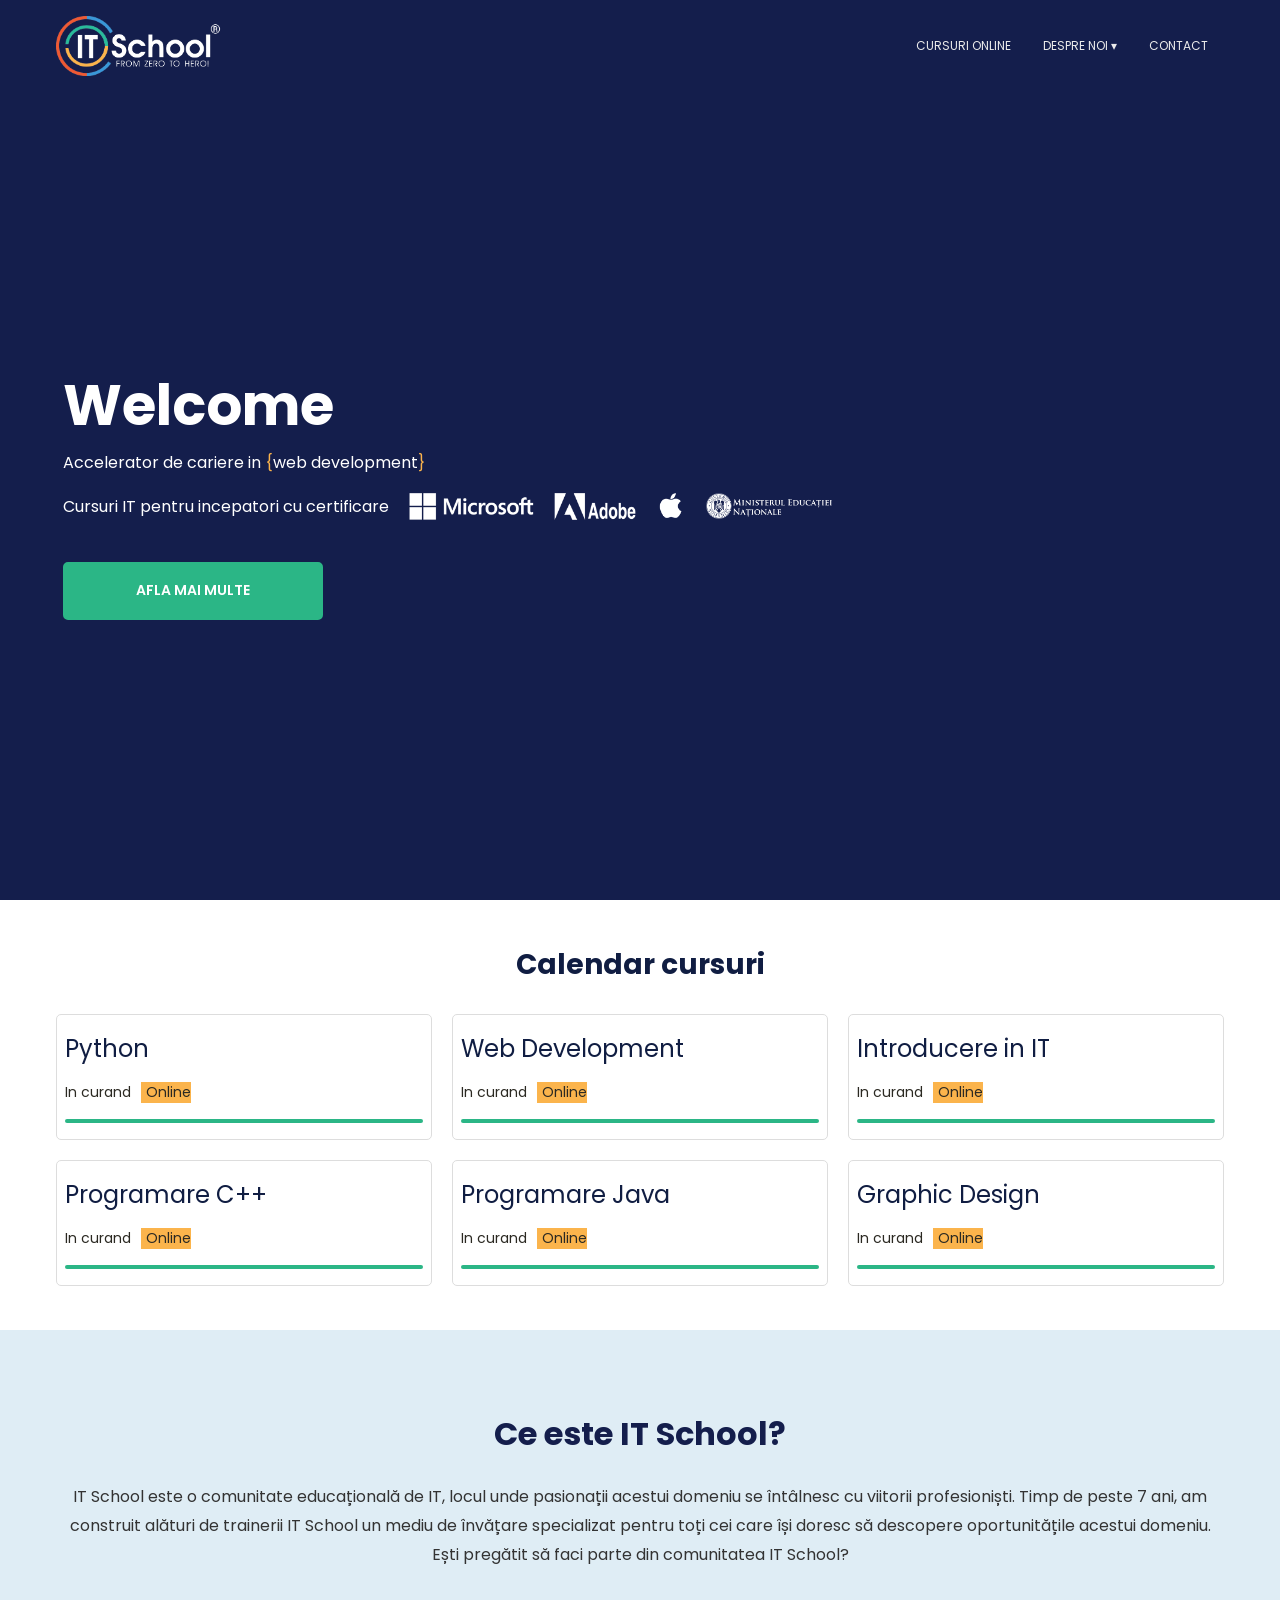
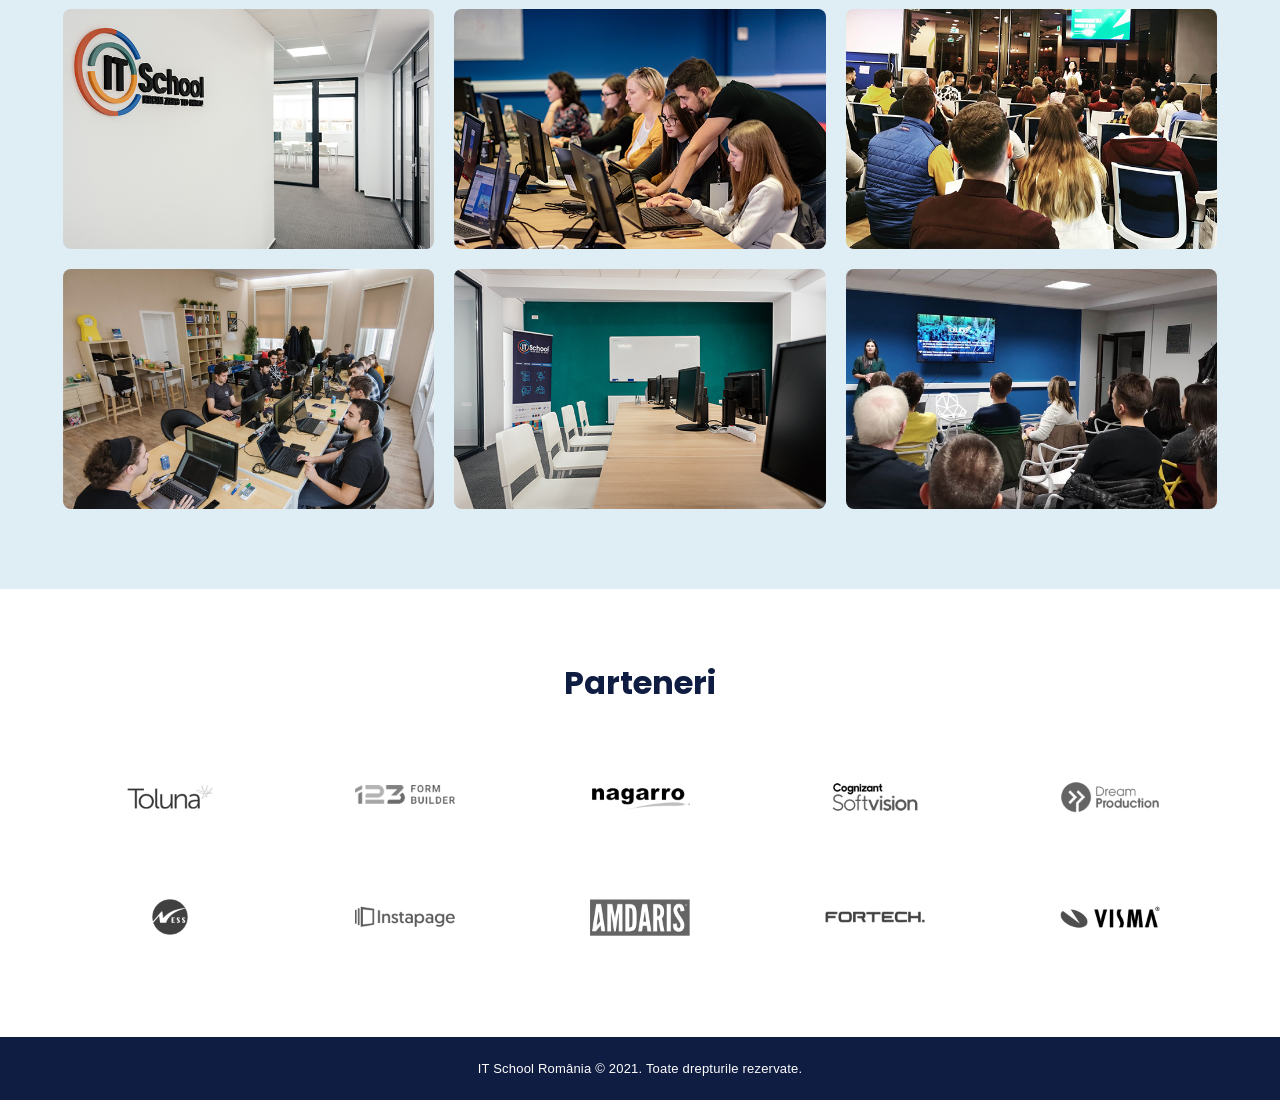
<file: index.html>
<!doctype html>
<html lang="ro">

<head>
  <meta charset="UTF-8" />
  <meta name="viewport" content="width=device-width, initial-scale=1.0" />

  <title>IT School</title>

  <link rel="stylesheet" href="styles.css" />
</head>

<body>
  <header class="site-header">
    <nav class="navbar">
      <!-- logo-ul site-ului -->
      <a href="index.html" class="logo">
        <img src="images/itschool-logo.png" alt="IT School" />
      </a>

      <!-- meniul de navigare -->
      <ul class="nav-links">
        <!-- link catre cursurile online -->
        <li>
          <a href="pages/courses.html"> Cursuri Online </a>
        </li>

        <!-- meniul despre noi -->
        <li class="dropdown">
          <a href="pages/about.html"> Despre Noi &#9662; </a>

          <!-- optiunile care apar la hover -->
          <ul class="dropdown-menu">
            <li>
              <a href="index.html"> IT School </a>
            </li>

            <li>
              <a href="pages/about.html"> Despre Noi </a>
            </li>
          </ul>
        </li>

        <!-- link catre pagina de contact -->
        <li>
          <a href="pages/contact.html"> Contact </a>
        </li>
      </ul>
    </nav>
  </header>

  <main>
    <!-- hero section pagina principala -->
    <section class="home-hero">
      <div class="home-hero-content">
        <h1>Welcome</h1>

        <p class="home-hero-subtitle">
          Accelerator de cariere in
          <span>{</span>web development<span>}</span>
        </p>

        <!-- certificari si logo-uri -->
        <div class="home-hero-certifications">
          <p>Cursuri IT pentru incepatori cu certificare</p>

          <div class="home-hero-logos">
            <img src="images/microsoft.png" alt="Microsoft" />
            <img src="images/adobe.png" alt="Adobe" />
            <img src="images/apple.png" alt="Apple" />
            <img src="images/minister.png" alt="Ministerul Educatiei" />
          </div>
        </div>

        <a href="pages/courses.html" class="home-hero-button">
          AFLA MAI MULTE
        </a>
      </div>
    </section>

    <section id="HeroSection"></section>

    <section class="calendar-box">
        <h2>Calendar cursuri</h2>

        <div class="calendar-cards">
          <div class="card-curs">
            <h3>Python</h3>
            <div class="detalii-curs">
              <span>
                <span class="material-symbols-outlined">  </span>
                In curand
              </span>
              <span class="online-curs">
                <span class="material-symbols-outlined">  </span>
                Online
              </span>
            </div>
            <div class="bara"></div>
          </div>
          <div class="card-curs">
            <h3>Web Development</h3>
            <div class="detalii-curs">
              <span>
                <span class="material-symbols-outlined">  </span>
                In curand
              </span>
              <span class="online-curs">
                <span class="material-symbols-outlined">  </span>
                Online
              </span>
            </div>
            <div class="bara"></div>
          </div>
          <div class="card-curs">
            <h3>Introducere in IT</h3>
            <div class="detalii-curs">
              <span>
                <span class="material-symbols-outlined">  </span>
                In curand
              </span>
              <span class="online-curs">
                <span class="material-symbols-outlined">  </span>
                Online
              </span>
            </div>
            <div class="bara"></div>
          </div>
          <div class="card-curs">
            <h3>Programare C++</h3>
            <div class="detalii-curs">
              <span>
                <span class="material-symbols-outlined">  </span>
                In curand
              </span>
              <span class="online-curs">
                <span class="material-symbols-outlined">  </span>
                Online
              </span>
            </div>
            <div class="bara"></div>
          </div>
          <div class="card-curs">
            <h3>Programare Java</h3>
            <div class="detalii-curs">
              <span>
                <span class="material-symbols-outlined">  </span>
                In curand
              </span>
              <span class="online-curs">
                <span class="material-symbols-outlined">  </span>
                Online
              </span>
            </div>
            <div class="bara"></div>
          </div>
          <div class="card-curs">
            <h3>Graphic Design</h3>
            <div class="detalii-curs">
              <span>
                <span class="material-symbols-outlined">  </span>
                In curand
              </span>
              <span class="online-curs">
                <span class="material-symbols-outlined">  </span>
                Online
              </span>
            </div>
            <div class="bara"></div>
          </div>
        </div>
      </section>

    <!-- sectiunea ce este it school -->
    <section class="about-school">

      <div class="about-school-content">
        <h2>Ce este IT School?</h2>

        <p>
          IT School este o comunitate educațională de IT,
          locul unde pasionații acestui domeniu se întâlnesc
          cu viitorii profesioniști. Timp de peste 7 ani,
          am construit alături de trainerii IT School un mediu
          de învățare specializat pentru toți cei care își
          doresc să descopere oportunitățile acestui domeniu.
          Ești pregătit să faci parte din comunitatea IT School?
        </p>
      </div>

      <!-- imagini sectiunea ce este it school -->
      <div class="about-school-gallery">
        <img src="images/about-us-1.jpeg" alt="Sediu IT School">
        <img src="images/about-us-2.jpeg" alt="Cursanti IT School">
        <img src="images/about-us-3.jpeg" alt="Eveniment IT School">
        <img src="images/about-us-4.jpeg" alt="Sala de curs">
        <img src="images/about-us-5.jpeg" alt="Laborator IT School">
        <img src="images/about-us-6.jpeg" alt="Prezentare IT School">
      </div>

    </section>


    <!-- sectiunea parteneri -->
    <section class="partners">

      <h2>Parteneri</h2>

      <div class="partners-gallery">
        <img src="images/toluna.png" alt="Toluna">
        <img src="images/123formbuilder.png" alt="123FormBuilder">
        <img src="images/nagarro.png" alt="Nagarro">
        <img src="images/cognizant.png" alt="SoftVision">
        <img src="images/dreamproduction.png" alt="Dream Production">
        <img src="images/ness.png" alt="Ness">
        <img src="images/instapage.png" alt="Instapage">
        <img src="images/amdaris.png" alt="Amadaris">
        <img src="images/fortech.png" alt="Fortech">
        <img src="images/visma.png" alt="Visma">
      </div>

    </section>

  </main>

  <footer>
    <div>
      <p>IT School România © 2021. Toate drepturile rezervate.</p>
    </div>
  </footer>

  <body></body>
</body>

</html>
</file>
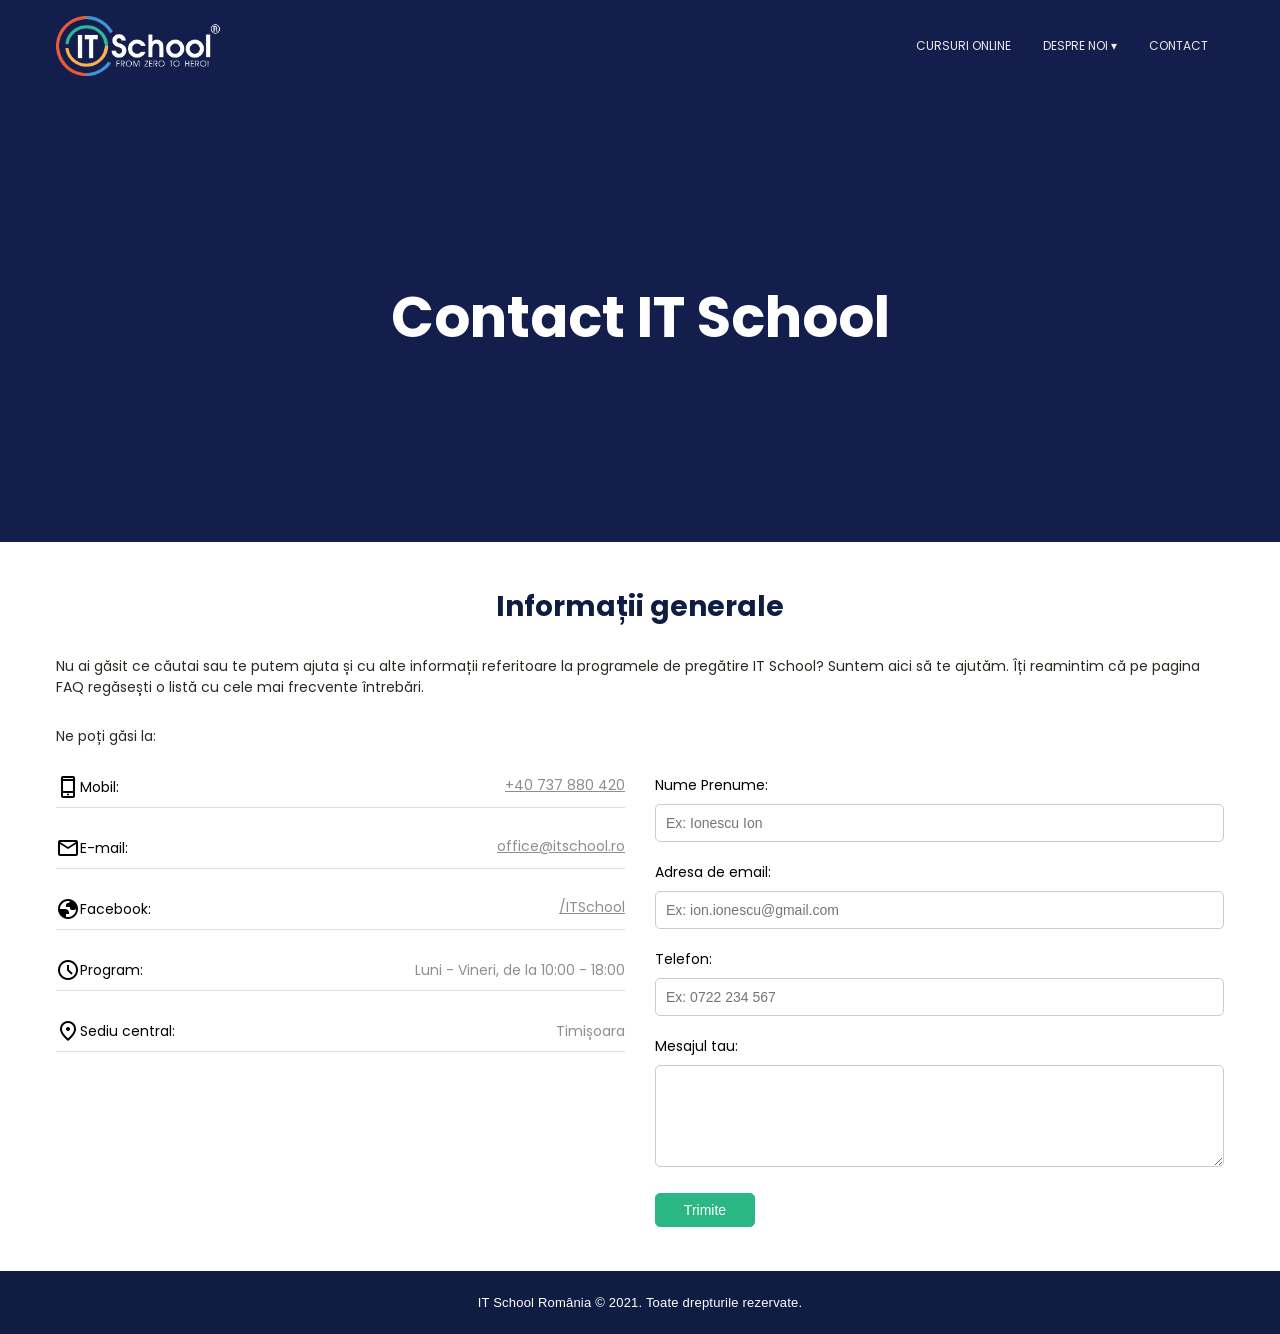
<file: pages/contact.html>
<!doctype html>
<html lang="en">
  <head>
    <meta charset="UTF-8" />
    <meta name="viewport" content="width=device-width, initial-scale=1.0" />

    <title>Cursuri Online - IT School</title>

    <link
      href="https://fonts.googleapis.com/css2?family=Material+Symbols+Outlined:opsz,wght,FILL,GRAD@24,400,0,0"
      rel="stylesheet"
    />

    <link rel="stylesheet" href="../styles.css" />
  </head>

  <body>
    <header class="site-header">
      <nav class="navbar">
        <!-- logo-ul site-ului -->
        <a href="../index.html" class="logo">
          <img src="../images/itschool-logo.png" alt="IT School" />
        </a>

        <!-- meniul de navigare -->
        <ul class="nav-links">
          <!-- link catre cursurile online -->
          <li>
            <a href="../pages/courses.html"> Cursuri Online </a>
          </li>

          <!-- meniul despre noi -->
          <li class="dropdown">
            <a href="../pages/about.html"> Despre Noi &#9662; </a>

            <!-- optiunile care apar la hover -->
            <ul class="dropdown-menu">
              <li>
                <a href="../index.html"> IT School </a>
              </li>

              <li>
                <a href="../pages/about.html"> Despre Noi </a>
              </li>
            </ul>
          </li>

          <!-- link catre pagina de contact -->
          <li>
            <a href="../pages/contact.html"> Contact </a>
          </li>
        </ul>
      </nav>
    </header>

    <main>
      <!-- sectiunea hero pentru pagina cursuri, despre noi, contact -->
      <section class="pages-hero">
        <h1>Contact IT School</h1>
      </section>

      <section class="contact-box">
          <h2>Informații generale</h2>
          <p class="contact-paragraf">
            Nu ai găsit ce căutai sau te putem ajuta și cu alte informații
            referitoare la programele de pregătire IT School? Suntem aici să te
            ajutăm. Îți reamintim că pe pagina FAQ regăsești o listă cu cele mai
            frecvente întrebări.
          </p>
          <p class="contact-paragraf">Ne poți găsi la:</p>
        </div>
        <div class="contact-elements">
          <ul class="contact-list">
            <li>
              <p>
                <span class="material-symbols-outlined"> phone_iphone </span>
                Mobil:
              </p>
              <a href="tel:0040737880420">+40 737 880 420</a>
            </li>
            <li>
              <p>
                <span class="material-symbols-outlined"> email </span>
                E-mail:
              </p>
              <a href="mailto:office@itschool.ro">office@itschool.ro</a>
            </li>
            <li>
              <p>
                <span class="material-symbols-outlined"> globe </span>
                Facebook:
              </p>
              <a href="https://www.facebook.com/itschool.ro/">/ITSchool</a>
            </li>
            <li>
              <p>
                <span class="material-symbols-outlined"> schedule </span>
                Program:
              </p>
              <p class="description">Luni - Vineri, de la 10:00 - 18:00</p>
            </li>
            <li>
              <p>
                <span class="material-symbols-outlined"> location_on </span>
                Sediu central:
              </p>
              <p class="description">Timișoara</p>
            </li>
          </ul>
          <form class="contact-form">
            <label for="nume">Nume Prenume:</label>
            <input type="text" id="nume" placeholder="Ex: Ionescu Ion" />

            <label for="email">Adresa de email:</label>
            <input
              type="email"
              id="email"
              placeholder="Ex: ion.ionescu@gmail.com"
            />

            <label for="telefon">Telefon:</label>
            <input type="tel" id="telefon" placeholder="Ex: 0722 234 567" />

            <label for="mesaj">Mesajul tau:</label>
            <textarea id="mesaj" rows="5"></textarea>

            <button type="submit">Trimite</button>
          </form>
      </section>
    </main>

    <footer>
      <div>
        <p>IT School România © 2021. Toate drepturile rezervate.</p>
      </div>
    </footer>
  </body>
</html>
</file>
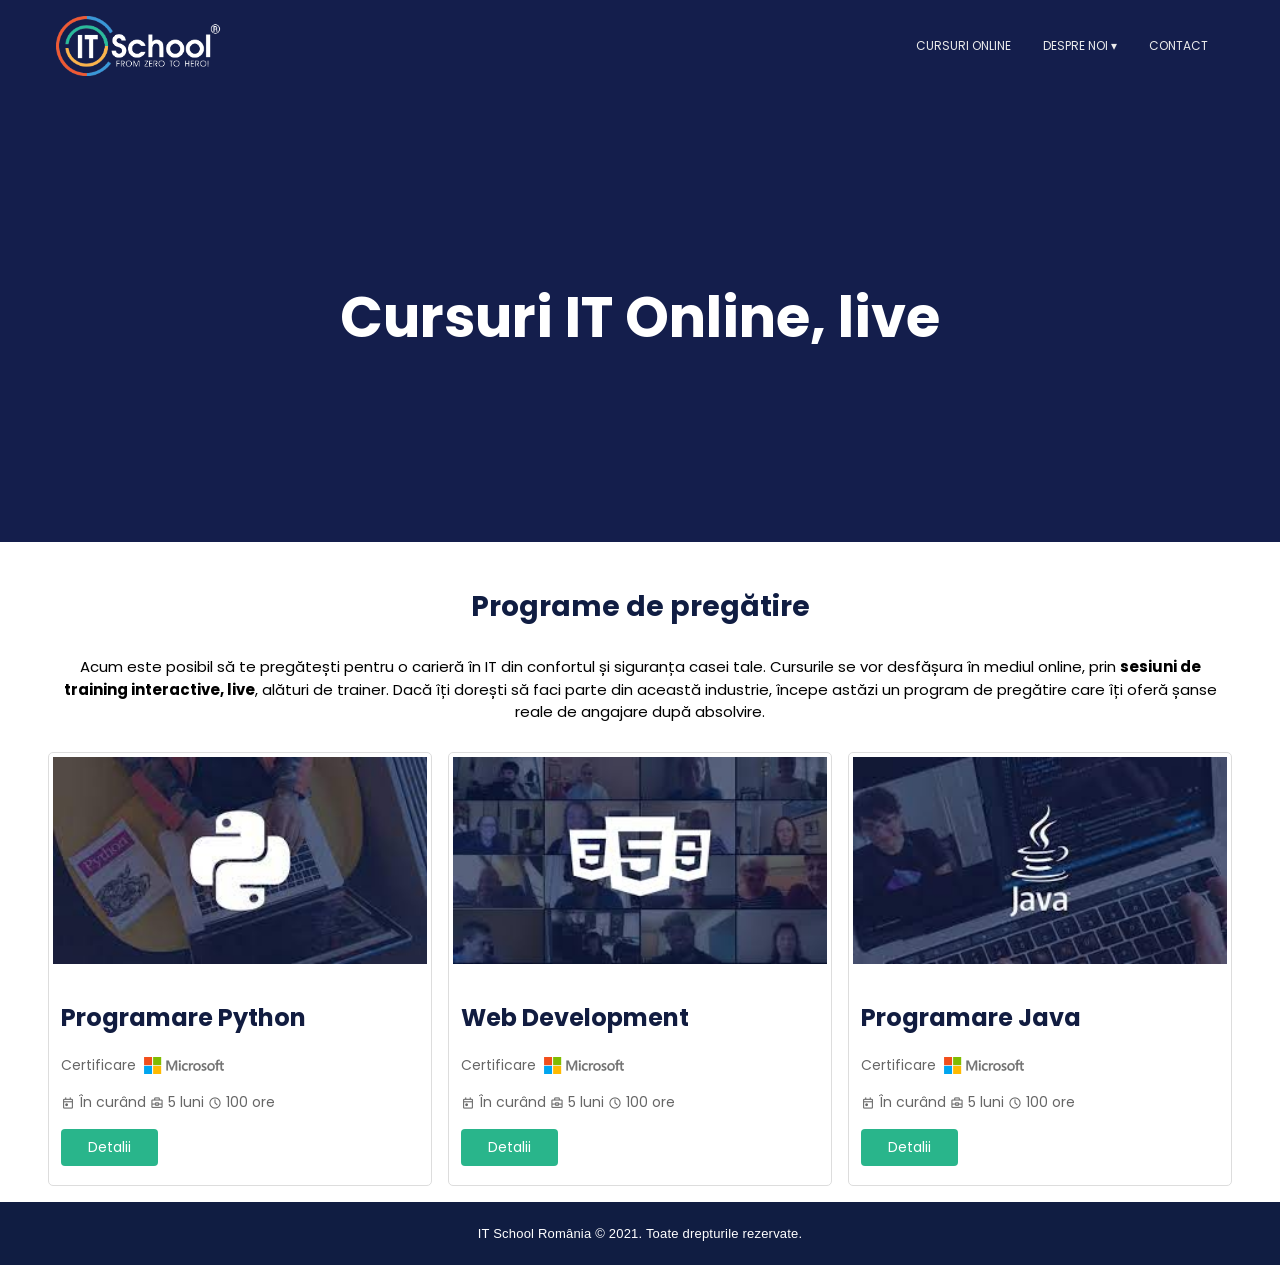
<file: pages/courses.html>
<!doctype html>
<html lang="en">
  <head>
    <meta charset="UTF-8" />
    <meta name="viewport" content="width=device-width, initial-scale=1.0" />

    <title>Cursuri Online - IT School</title>

    <!-- Pentru iconite -->
    <link
      href="https://fonts.googleapis.com/css2?family=Material+Symbols+Outlined:opsz,wght,FILL,GRAD@24,400,0,0"
      rel="stylesheet"
    />

    <link rel="stylesheet" href="../styles.css" />
  </head>

  <body>
    <header class="site-header">
      <nav class="navbar">
        <!-- logo-ul site-ului -->
        <a href="../index.html" class="logo">
          <img src="../images/itschool-logo.png" alt="IT School" />
        </a>

        <!-- meniul de navigare -->
        <ul class="nav-links">
          <!-- link catre cursurile online -->
          <li>
            <a href="../pages/courses.html"> Cursuri Online </a>
          </li>

          <!-- meniul despre noi -->
          <li class="dropdown">
            <a href="../pages/about.html"> Despre Noi &#9662; </a>

            <!-- optiunile care apar la hover -->
            <ul class="dropdown-menu">
              <li>
                <a href="../index.html"> IT School </a>
              </li>

              <li>
                <a href="../pages/about.html"> Despre Noi </a>
              </li>
            </ul>
          </li>

          <!-- link catre pagina de contact -->
          <li>
            <a href="../pages/contact.html"> Contact </a>
          </li>
        </ul>
      </nav>
    </header>

    <main>
      <!-- sectiunea hero pentru pagina cursuri, despre noi, contact -->
      <section class="pages-hero">
        <h1>Cursuri IT Online, live</h1>
      </section>

      <section class="programPregatire">
        <div class="programe-pregatire">
          <h2>Programe de pregătire</h2>
          <p class="introducere">
            Acum este posibil să te pregătești pentru o carieră în IT din
            confortul și siguranța casei tale. Cursurile se vor desfășura în
            mediul online, prin
            <strong>sesiuni de training interactive, live</strong>, alături de
            trainer. Dacă îți dorești să faci parte din această industrie,
            începe astăzi un program de pregătire care îți oferă șanse reale de
            angajare după absolvire.
          </p>
          <div class="carduri">
            <div class="card">
              <img
                class="imagine-card"
                src="../images/python.jpeg"
                alt="Python"
              />
              <div class="continut-card">
                <h3>Programare Python</h3>
                <p class="certificare">
                  Certificare
                  <img
                    class="sigla-microsoft"
                    src="../images/microsoft-color.png"
                    alt="Microsoft Sigla"
                  />
                </p>
                <div class="informatii">
                  <span class="date">
                    <span class="material-symbols-outlined"> today </span>
                    <span>În curând</span>
                  </span>
                  <span class="date">
                    <span class="material-symbols-outlined">
                      business_center
                    </span>
                    <span>5 luni</span>
                  </span>
                  <span class="date">
                    <span class="material-symbols-outlined"> schedule </span>
                    <span>100 ore</span>
                  </span>
                </div>
                <a href="#" class="buton">Detalii</a>
              </div>
            </div>
            <div class="card">
              <img
                class="imagine-card"
                src="../images/web-dev.jpeg"
                alt="Web Development"
              />
              <div class="continut-card">
                <h3>Web Development</h3>
                <p class="certificare">
                  Certificare
                  <img
                    class="sigla-microsoft"
                    src="../images/microsoft-color.png"
                    alt="Microsoft Sigla"
                  />
                </p>
                <div class="informatii">
                  <span class="date">
                    <span class="material-symbols-outlined"> today </span>
                    <span>În curând</span>
                  </span>
                  <span class="date">
                    <span class="material-symbols-outlined">
                      business_center
                    </span>
                    <span>5 luni</span>
                  </span>
                  <span class="date">
                    <span class="material-symbols-outlined"> schedule </span>
                    <span>100 ore</span>
                  </span>
                </div>
                <a href="#" class="buton">Detalii</a>
              </div>
            </div>

            <div class="card">
              <img class="imagine-card" src="../images/Java.jpeg" alt="Java" />
              <div class="continut-card">
                <h3>Programare Java</h3>
                <p class="certificare">
                  Certificare
                  <img
                    class="sigla-microsoft"
                    src="../images/microsoft-color.png"
                    alt="Microsoft Sigla"
                  />
                </p>
                <div class="informatii">
                  <span class="date">
                    <span class="material-symbols-outlined"> today </span>
                    <span>În curând</span>
                  </span>
                  <span class="date">
                    <span class="material-symbols-outlined">
                      business_center
                    </span>
                    <span>5 luni</span>
                  </span>
                  <span class="date">
                    <span class="material-symbols-outlined"> schedule </span>
                    <span>100 ore</span>
                  </span>
                </div>
                <a href="#" class="buton">Detalii</a>
              </div>
            </div>
          </div>
        </div>
      </section>
    </main>

    <footer>
      <div>
        <p>IT School România © 2021. Toate drepturile rezervate.</p>
      </div>
    </footer>
  </body>
</html>
</file>
<file: styles.css>
@import url("https://fonts.googleapis.com/css2?family=Poppins:wght@400;500;700&display=swap");

:root {
  --text-primary: #101d42;
  --text-secondary: #fbb44c;
  --text-dark: #2b2922;
  --text-light: #eaeaea;
  --text-white: #ffffff;
  --bg-primary: #141e4c;
  --bg-secondary: #dfedf5;
  --bg-dark: #101d42;
  --bg-light: #ffffff;
  --button-color: #2bb686;
  --fs-large: 1rem;
  --fs-medium: 0.875rem;
  --fs-small: 0.75rem;
  --spacing-xl: 2.625rem;
  --spacing-large: 1.75rem;
  --spacing-medium: 1rem;
  --spacing-small: 0.5rem;
  --spacing-tiny: 0.25rem;
  --mobile-logo-height: 45px;
}

* {
  margin: 0;
  padding: 0;
  box-sizing: border-box;
}

body {
  font-family: "Poppins", sans-serif;
  padding-top: 92px;
  /* spatiu pentru header*/
  min-height: 100vh;
  display: flex;
  flex-direction: column;
}

main {
  flex: 1;
  /*ocupa spatiul liber si pt a impinge footerul jos*/
}

/* header-ul site-ului */

.site-header {
  width: 100%;
  height: 92px;
  background-color: #141e4c;
  position: fixed;
  top: 0;
  left: 0;
  z-index: 100;
}

/* poz logo si meniu */

.navbar {
  max-width: 1200px;
  height: 100%;
  margin: 0 auto;
  padding: 0 16px;
  display: flex;
  align-items: center;
  justify-content: space-between;
}

.logo img {
  height: 60px;
  width: auto;
  display: block;
}

/* meniul de navigare */

.nav-links {
  display: flex;
  align-items: center;
  list-style: none;
}

.nav-links li {
  position: relative;
}

.nav-links a {
  display: block;
  padding: 16px;
  color: #eaeaea;
  text-decoration: none;
  text-transform: uppercase;
  font-size: 12px;
}

.nav-links a:hover {
  color: #fbb44c;
}

/* meniul dropdown */

.dropdown-menu {
  display: none;
  position: absolute;
  top: 100%;
  left: 0;
  min-width: 160px;
  background-color: #141e4c;
  list-style: none;
}

.dropdown:hover .dropdown-menu,
.dropdown:focus-within .dropdown-menu {
  display: block;
}

.dropdown-menu a {
  padding: 8px 12px;
}

/* hero section pentru pagina cursuri online, despre noi, contact */

.pages-hero {
  width: 100%;
  min-height: 50vh;
  background-color: #141e4c;
  display: flex;
  align-items: center;
  justify-content: center;
}

.pages-hero h1 {
  color: white;
  font-size: 56px;
  font-weight: 700;
  text-align: center;
}

/* hero section pagina principala */

.home-hero {
  width: 100%;
  min-height: calc(100vh - 92px);
  background-color: #141e4c;
  display: flex;
  align-items: center;
  justify-content: center;
  padding: 40px 35px;
}

.home-hero-content {
  width: 100%;
  max-width: 1155px;
  color: white;
}

/* titlu si subtitlu */

.home-hero h1 {
  font-size: 56px;
  font-weight: 700;
  line-height: 1.2;
  margin-bottom: 10px;
}

.home-hero-subtitle {
  font-size: 16px;
  margin-bottom: 18px;
  color: white;
}

.home-hero-subtitle span {
  color: #fbb44c;
}

/* certificari si logo-uri */

.home-hero-certifications {
  display: flex;
  align-items: center;
  gap: 20px;
  margin-bottom: 42px;
}

.home-hero-certifications p {
  font-size: 16px;
}

.home-hero-logos {
  display: flex;
  align-items: center;
  gap: 20px;
}

.home-hero-logos img {
  height: 27px;
  width: auto;
  object-fit: contain;
}

/* buton hero */

.home-hero-button {
  display: inline-flex;
  align-items: center;
  justify-content: center;
  width: 260px;
  height: 58px;
  background-color: #2bb686;
  color: white;
  text-decoration: none;
  border: 2px solid #2bb686;
  border-radius: 5px;
  font-size: 14px;
  font-weight: 600;
  transition: background-color 0.3s;
}

.home-hero-button:hover {
  background-color: transparent;
}

/* sectiunea pentru courses */
.programe-pregatire {
  max-width: 1200px;
  min-width: 320px;
  margin: auto;
  padding: var(--spacing-medium) var(--spacing-small);
}

.programe-pregatire h2 {
  text-align: center;
  color: var(--text-primary);
  font-size: 28px;
  padding-top: var(--spacing-large);
  margin-bottom: var(--spacing-large);
}

.programe-pregatire .introducere {
  text-align: center;
  font-size: 15px;
  line-height: 1.5;
  margin-bottom: 28px;
}

.programe-pregatire .carduri {
  display: flex;
  gap: 16px;
}

.programe-pregatire .card {
  flex: 1;
  border: 1px solid #dddddd;
  border-radius: 5px;
  padding: 4px;
}

.programe-pregatire .imagine-card {
  display: block;
  width: 100%;
  height: auto;
}

.programe-pregatire .continut-card {
  padding: 16px 8px 15px;
}

.programe-pregatire h3 {
  color: #111c40;
  font-size: 24px;
  margin: 20px 0;
}

.programe-pregatire .certificare,
.programe-pregatire .informatii {
  color: #666666;
  font-size: var(--fs-medium);
}

.programe-pregatire .certificare {
  display: flex;
  align-items: center;
  margin: 0px 0px 16px;
}

.programe-pregatire .sigla-microsoft {
  width: 80px;
  height: auto;
  margin-left: var(--spacing-small);
}

.programe-pregatire .informatii {
  margin: 0px 0 16px;
}

.programe-pregatire span {
  font-size: 14px;
}

.programe-pregatire .material-symbols-outlined {
  vertical-align: middle;
}

.programe-pregatire .buton {
  display: inline-block;
  background-color: #29b58b;
  color: white;
  text-decoration: none;
  text-align: center;
  padding: 8px 27px;
  border-radius: 4px;
  font-size: 14px;
}

.programe-pregatire .buton:hover {
  background-color: #219873;
}

@media (max-width: 767px) {
  .programe-pregatire .carduri {
    flex-direction: column;
  }

  .programe-pregatire .informatii {
    flex-wrap: wrap;
  }
}

/* sectiunea pentru contact */
.contact-box {
  max-width: 1200px;
  min-width: 320px;
  margin: auto;
  padding: var(--spacing-medium);
}

.contact-box h2 {
  text-align: center;
  color: var(--text-primary);
  font-size: 28px;
  padding-top: var(--spacing-large);
  margin-bottom: var(--spacing-large);
}

.contact-box .contact-paragraf {
  margin-bottom: var(--spacing-large);
  color: var(--text-dark);
  font-size: var(--fs-medium);
}

.contact-box .contact-elements {
  display: flex;
  margin-bottom: var(--spacing-large);
  gap: 30px;
  font-size: var(--fs-medium);
}

.contact-box .contact-list,
.contact-box .contact-form {
  width: 50%;
}

.contact-box li {
  display: flex;
  justify-content: space-between;
  padding-bottom: var(--spacing-small);
  margin-bottom: var(--spacing-large);
  border-bottom: 1px solid #ddd;
}

.contact-box li p {
  display: flex;
  align-items: center;
}

.contact-box li a,
.contact-box .description {
  color: #8e8e8e;
}

.contact-box .material-symbols-outlined {
  vertical-align: middle;
}

.contact-form label {
  display: block;
  margin-bottom: 8px;
}

.contact-form input,
.contact-box textarea {
  width: 100%;
  padding: 10px;
  margin-bottom: 20px;
  border: 1px solid #ccc;
  border-radius: 5px;
  box-sizing: border-box;
  font-size: var(--fs-medium);
}

.contact-form button {
  font-size: var(--fs-medium);
  text-align: center;
  color: var(--text-white);
  background-color: var(--button-color);
  border: 1px solid var(--button-color);
  border-radius: 5px;
  padding: var(--spacing-small);
  width: 100px;
}

.contact-form button:hover {
  background-color: #009378;
}

@media (max-width: 760px) {
  .contact-box .contact-elements {
    flex-direction: column;
  }

  .contact-box .contact-list,
  .contact-box .contact-form {
    width: 100%;
  }
}


/* sectiunea ce este it school */

.about-school {
  width: 100%;
  background-color: #dfedf5;
  padding: 80px 20px;
}

/* titlu si descriere */

.about-school-content {
  max-width: 1155px;
  margin: 0 auto 40px;
  text-align: center;
}

.about-school h2 {
  font-size: 32px;
  font-weight: 700;
  color: #141e4c;
  margin-bottom: 25px;
}

.about-school p {
  font-size: 16px;
  line-height: 1.8;
  color: #333333;
}

/* galerie imagini ce este it school */

.about-school-gallery {
    max-width: 1155px;
    margin: 0 auto;
    display: grid;
    grid-template-columns: repeat(3, 1fr);
    gap: 20px;
}

/* imagini galerie */

.about-school-gallery img {
    width: 100%;
    height: 240px;
    object-fit: cover;
    display: block;
    border-radius: 8px;
    position: relative;
    transition: transform 0.4s ease, filter 0.4s ease, opacity 0.4s ease, box-shadow 0.4s ease;
}

/* imaginile care nu sunt selectate */

.about-school-gallery:has(img:hover) img:not(:hover) {
    transform: scale(0.96);
    filter: brightness(0.75);
    opacity: 0.8;
}

/* imaginea selectata */

.about-school-gallery img:hover {
    transform: scale(1.08);
    z-index: 2;
    box-shadow: 0 10px 25px rgba(0, 0, 0, 0.25);
}

/* sectiunea parteneri */

.partners {
  width: 100%;
  background-color: white;
  padding: 70px 20px;
}

/* titlul sectiunii */

.partners h2 {
  color: #101d42;
  font-size: 32px;
  font-weight: 700;
  text-align: center;
  margin-bottom: 40px;
}

/* galerie logo-uri */

.partners-gallery {
  max-width: 1155px;
  margin: 0 auto;
  display: grid;
  grid-template-columns: repeat(5, 1fr);
  gap: 20px;
  align-items: center;
  justify-items: center;
}

/* imagini parteneri */

.partners-gallery img {
  width: 140px;
  height: 100px;
  object-fit: contain;
  filter: grayscale(100%);
  transition: filter 0.3s ease, transform 0.3s ease;
}

/* efect hover logo-uri */

.partners-gallery img:hover {
  filter: grayscale(0%);
  transform: scale(1.15);
}

/* sectiunea pentru footer */

footer {
  background-color: #101d42;
  color: #ffffff;
  text-align: center;
  padding: 24px 16px;
  width: 100%;
  font-family: Arial, sans-serif;
  box-sizing: border-box;
  /* position: absolute;
    bottom: 0;
    left: 0;  -- le am facut din body si main*/
}

.team-banner {
    width: 100%;
    background-color: #141e4c;
    text-align: center;
    padding: 50px 20px 80px 20px;
}

.team-title {
    font-size: 38px;
    color: #ffffff;
    margin: 0;
    letter-spacing: 1px;
}

.team-section-white {
    width: 100%;
    background-color: #f9f9f9;
    padding: 0 20px 60px 20px;
    display: flex;
    justify-content: center;
}

.team-container {
    display: flex;
    flex-direction: row;
    flex-wrap: wrap;
    justify-content: center;
    align-items: stretch;
    gap: 20px;
    max-width: 1300px;
    width: 100%;
    margin-top: 70px; 
}

.team-card {
    position: relative;
    display: flex;
    flex-direction: column;
    align-items: center;
    background-color: #ffffff;
    padding: 75px 18px 24px 18px;
    border-radius: 8px;
    box-shadow: 0 4px 14px rgba(0, 0, 0, 0.08);
    width: 260px;
    text-align: center;
}

.member-photo {
    position: absolute;
    top: -50px;
    left: 50%;
    transform: translateX(-50%);
    width: 100px;
    height: 100px;
    border-radius: 50%;
    overflow: hidden;
    border: none;
    background-color: #ffffff;
    box-shadow: 0 4px 8px rgba(0, 0, 0, 0.15);
}

.member-photo img {
    width: 100%;
    height: 100%;
    object-fit: cover;
    filter: grayscale(100%);
}

.member-info {
    display: flex;
    flex-direction: column;
    align-items: center;
    text-align: center;
    flex-grow: 1;
    width: 100%;
}

.member-info h3 {
    background-color: #141e4c;
    color: #fbb44c;
    padding: 6px 12px;
    border-radius: 4px;
    font-size: 14px;
    margin-bottom: 12px;
    text-transform: uppercase;
    letter-spacing: 0.5px;
    font-weight: bold;
    width: 100%;
}

.member-info p {
    font-size: 13px;
    color: #333333;
    line-height: 1.5;
    margin: 0;
    text-align: center;
}

/* sectiunea pentru calendar */

.calendar-box {
  max-width: 1200px;
  min-width: 320px;
  margin: auto;
  padding: var(--spacing-medium);
}

.calendar-box h2 {
  margin: var(--spacing-large) 0;
  text-align: center;
  color: var(--text-primary);
  font-size: 1.75rem;
}

.calendar-box .calendar-cards {
  display: flex;
  flex-wrap: wrap;
  gap: 20px;
  margin-bottom: var(--spacing-large);
}

.card-curs {
  width: calc((100% - 40px) / 3);
  border: 1px solid #ddd;
  border-radius: 5px;
  padding: var(--spacing-medium) var(--spacing-small);

  transition:
    transform 0.3s,
    box-shadow 0.3s;
}

.card-curs:hover {
  transform: translateY(-8px);
  box-shadow: 0 8px 20px #00000020;
}

.card-curs h3 {
  font-size: 24px;
  font-weight: 400;
  color: var(--text-primary);
  margin-bottom: var(--spacing-medium);
}

.card-curs span {
  font-size: var(--fs-medium);
  color: var(--text-dark);
}

.detalii-curs {
  display: flex;
  align-items: center;
  gap: 10px;
  flex-wrap: wrap;
  margin-bottom: var(--spacing-medium);
}

.online-curs {
  display: flex;
  align-items: center;
  gap: 5px;
  background-color: var(--text-secondary);

  animation: palpaire 1.5s infinite;
}

.card-curs .bara {
  height: var(--spacing-tiny);
  background-color: var(--button-color);
  border-radius: 10px;
}

@keyframes palpaire {
  0% {
    opacity: 1;
  }
  50% {
    opacity: 0.4;
  }
  100% {
    opacity: 1;
  }
}

@media (max-width: 760px) {
  .calendar-box .card-curs {
    width: 100%;
  }
}

footer p {
  margin: 0;
  font-size: 13px;
  letter-spacing: 0.2px;
}
</file>
